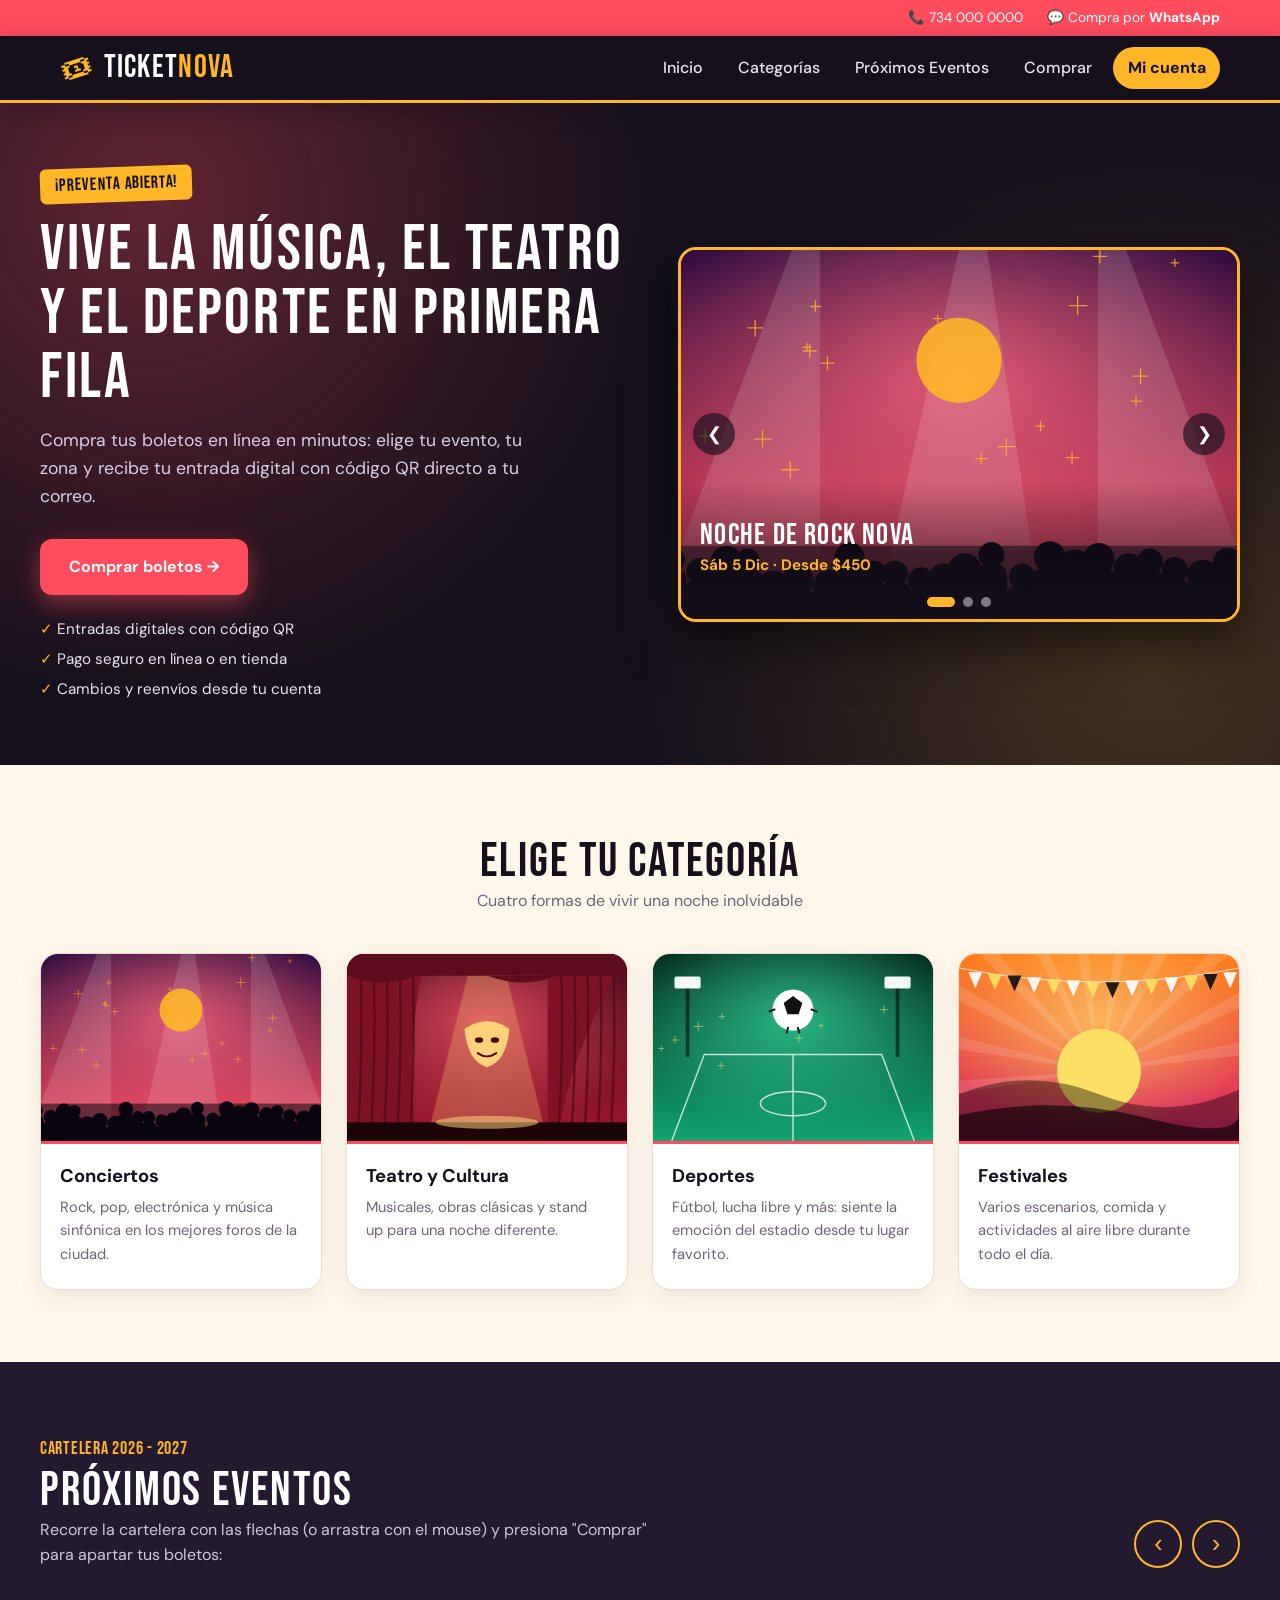
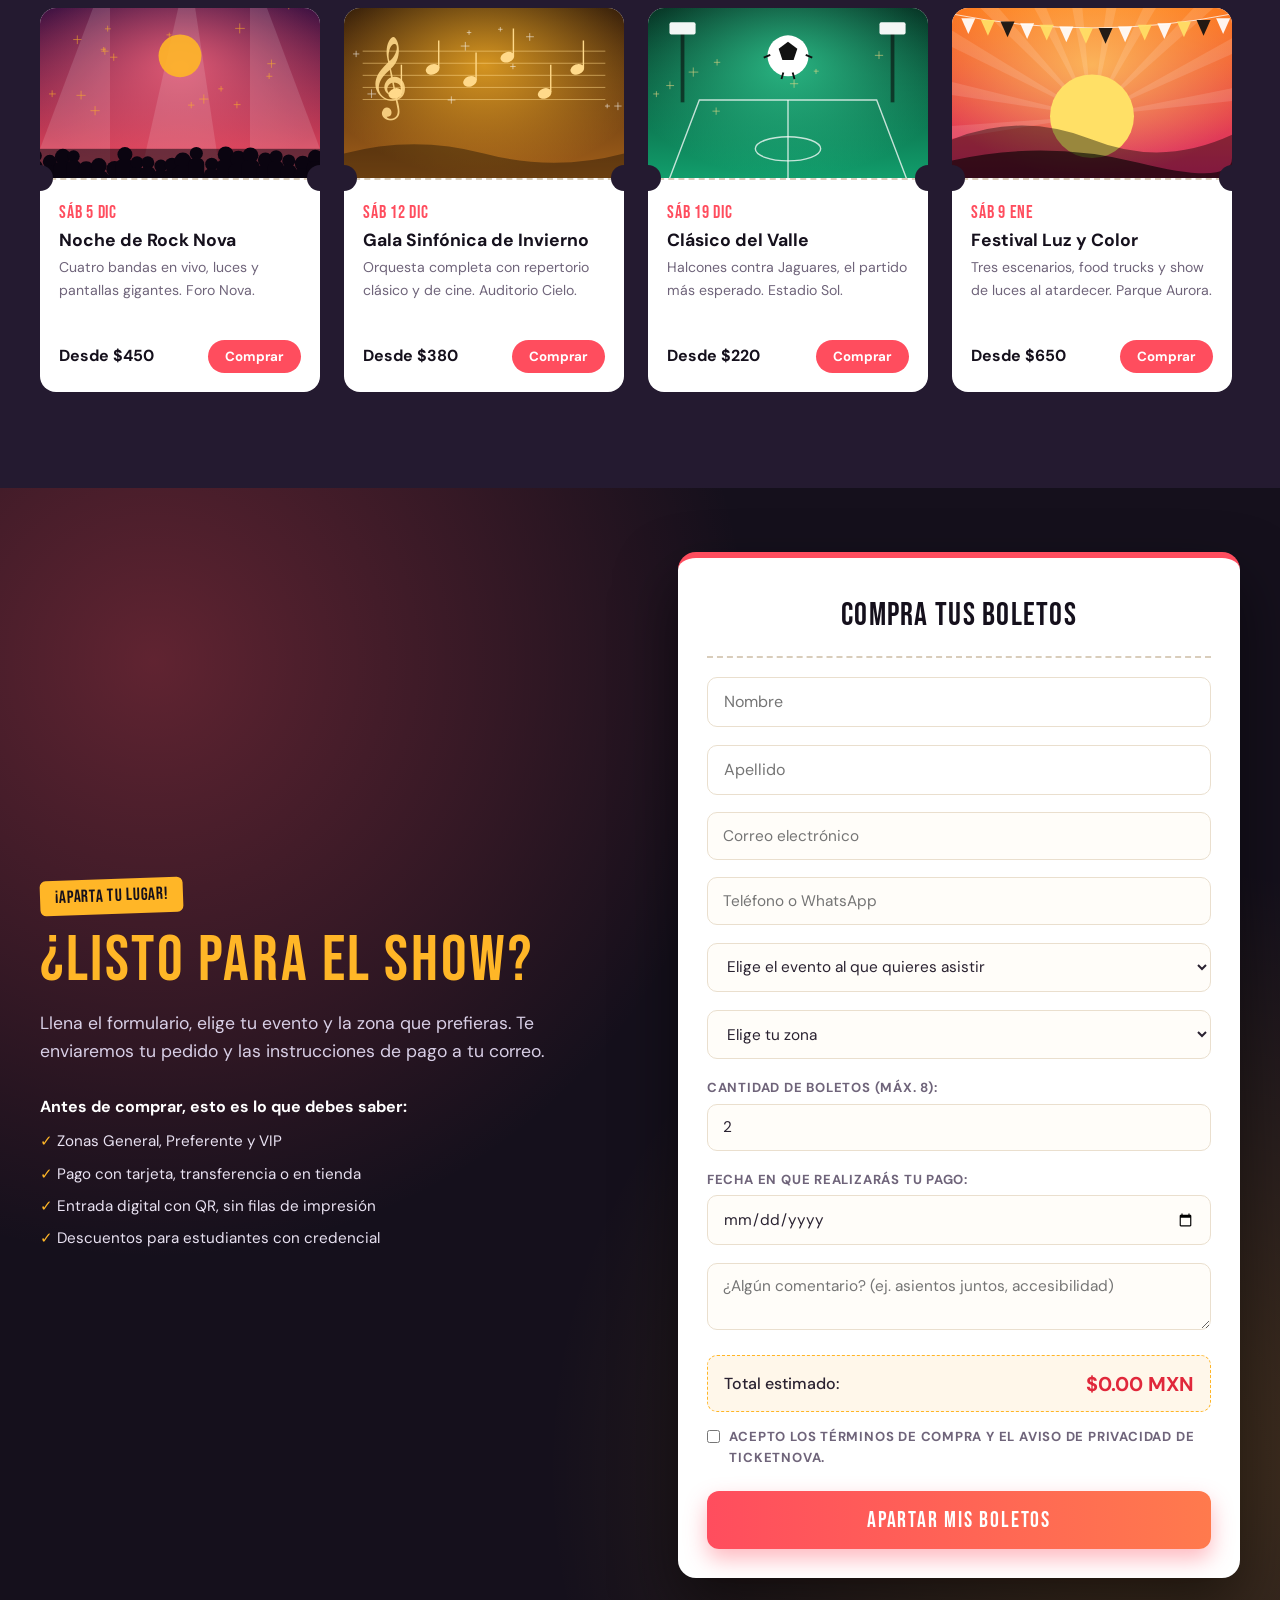
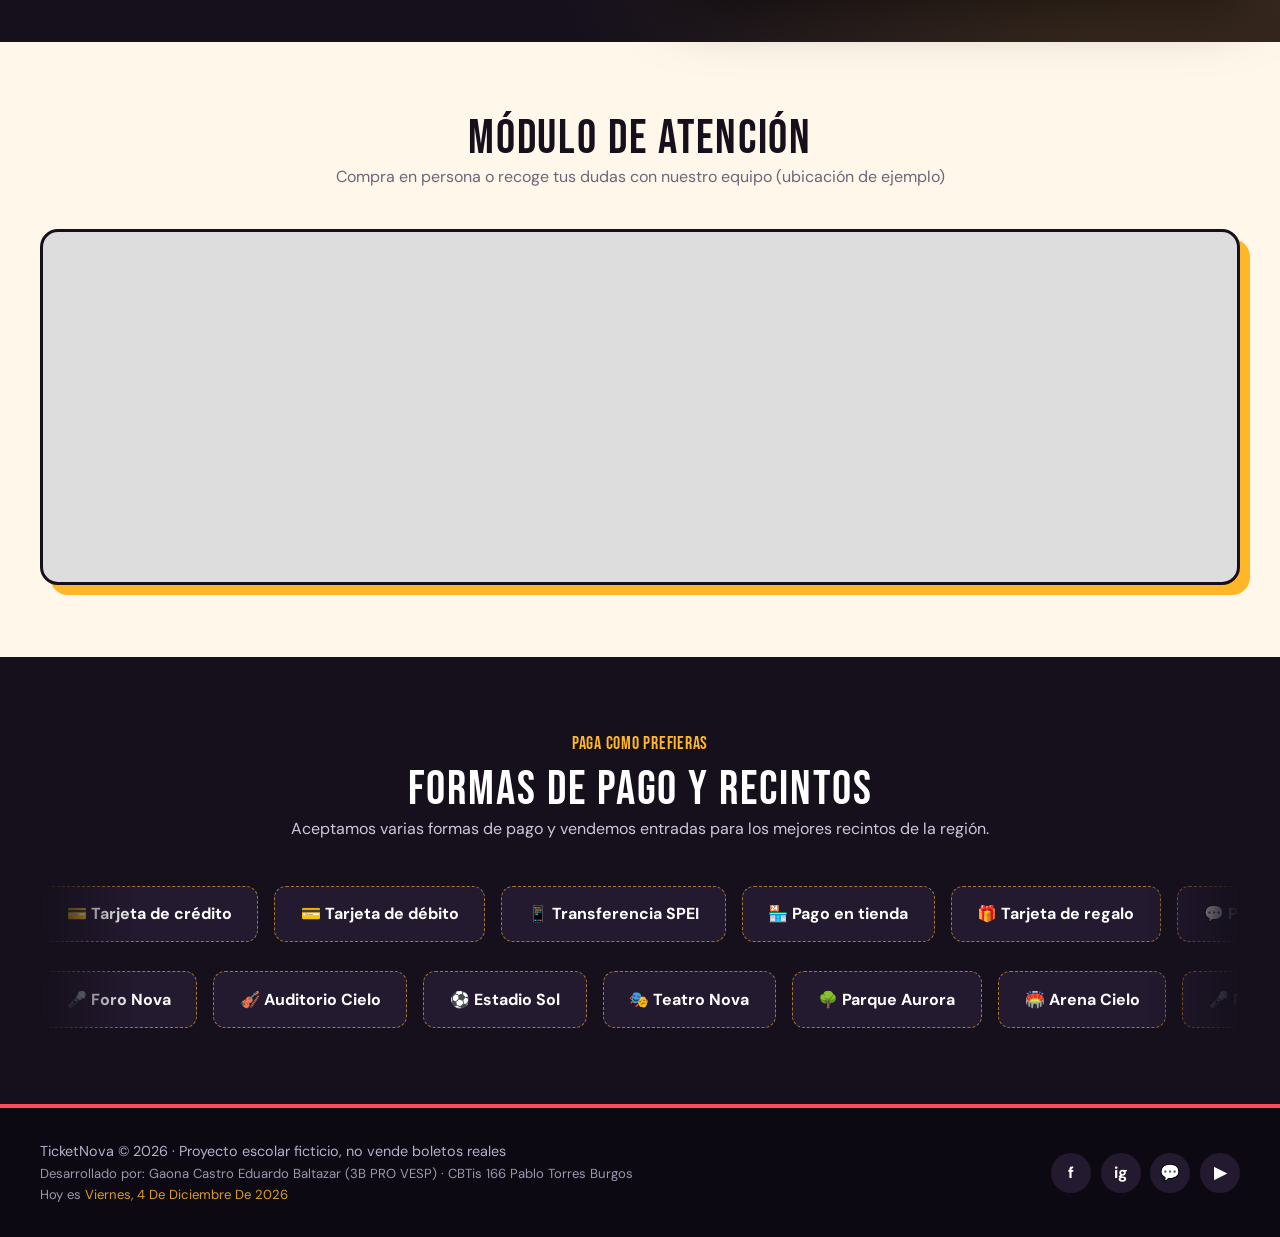
<file: index.html>
<!--
  ======================================================================
  INSTITUCIÓN: CBTis 166 Pablo Torres Burgos
  ----------------------------------------------------------------------
  * Estudiante: Gaona Castro Eduardo Baltazar
  * Grupo: 3B PRO VESP
  * Actividad: Portal con barra superior, carrusel, formulario y contenido incrustado
  * Tema de la página: Venta de boletos para eventos (TicketNova, proyecto escolar ficticio)
  * Ideas tomadas del proyecto "incrustado": carrusel automático cada 4 s,
    mapa incrustado con iframe y fecha dinámica con JavaScript.
  ====================================================================== -->

<!DOCTYPE html>
<html lang="es">
<head>
    <meta charset="UTF-8">
    <meta name="viewport" content="width=device-width, initial-scale=1.0">
    <title>TicketNova - Venta de Boletos para Conciertos, Teatro y Deportes</title>
    <link rel="preconnect" href="https://fonts.googleapis.com">
    <link rel="preconnect" href="https://fonts.gstatic.com" crossorigin>
    <link href="https://fonts.googleapis.com/css2?family=Bebas+Neue&family=DM+Sans:wght@400;500;700&display=swap" rel="stylesheet">
    <link rel="stylesheet" href="styles.css">
</head>
<body>

    <!-- BARRA SUPERIOR DE CONTACTO -->
    <div class="top-bar" id="inicio">
        <div class="top-bar-container">
            <div class="top-contacts">
                <span class="top-item">📞 734 000 0000</span>
                <span class="top-item whatsapp">💬 Compra por <strong>WhatsApp</strong></span>
            </div>
        </div>
    </div>

    <!-- BARRA DE NAVEGACIÓN PRINCIPAL -->
    <header class="navbar">
        <div class="nav-container">
            <div class="nav-brand">
                <a href="#inicio" class="brand-logo-text"><span class="brand-ticket">🎟</span> TICKET<span>NOVA</span></a>
            </div>
            <nav class="nav-links">
                <a href="#inicio">Inicio</a>
                <a href="#categorias">Categorías</a>
                <a href="#eventos">Próximos Eventos</a>
                <a href="#comprar">Comprar</a>
                <a href="login.html" class="btn-nav-login">Mi cuenta</a>
            </nav>
        </div>
    </header>

    <!-- SECCIÓN PRINCIPAL: TEXTO + CARRUSEL AUTOMÁTICO (idea del proyecto "incrustado") -->
    <section class="hero-section">
        <div class="hero-container">

            <!-- Columna Izquierda: Textos, Botón y Beneficios -->
            <div class="hero-text-side">
                <span class="hero-tag">¡PREVENTA ABIERTA!</span>
                <h1>Vive la música, el teatro y el deporte en primera fila</h1>
                <p>Compra tus boletos en línea en minutos: elige tu evento, tu zona y recibe tu entrada digital con código QR directo a tu correo.</p>

                <div class="hero-cta-box">
                    <a href="#comprar" class="btn-orange">Comprar boletos →</a>
                    <div class="hero-benefits">
                        <span>✓ Entradas digitales con código QR</span>
                        <span>✓ Pago seguro en línea o en tienda</span>
                        <span>✓ Cambios y reenvíos desde tu cuenta</span>
                    </div>
                </div>
            </div>

            <!-- Columna Derecha: Carrusel automático de eventos destacados -->
            <div class="hero-image-side">
                <div class="auto-carousel" id="hero-carousel">
                    <div class="auto-carousel-track">
                        <div class="auto-slide active">
                            <img src="img/evento1.svg" alt="Póster del evento Noche de Rock Nova">
                            <div class="slide-caption"><strong>Noche de Rock Nova</strong><span>Sáb 5 Dic · Desde $450</span></div>
                        </div>
                        <div class="auto-slide">
                            <img src="img/evento4.svg" alt="Póster del Festival Luz y Color">
                            <div class="slide-caption"><strong>Festival Luz y Color</strong><span>Sáb 9 Ene · Desde $650</span></div>
                        </div>
                        <div class="auto-slide">
                            <img src="img/evento6.svg" alt="Póster de Electro Nova Night">
                            <div class="slide-caption"><strong>Electro Nova Night</strong><span>Sáb 23 Ene · Desde $520</span></div>
                        </div>
                    </div>
                    <button class="auto-carousel-btn prev" type="button" aria-label="Anterior">&#10094;</button>
                    <button class="auto-carousel-btn next" type="button" aria-label="Siguiente">&#10095;</button>
                    <div class="auto-carousel-dots"></div>
                </div>
            </div>

        </div>
    </section>

    <!-- SECCIÓN DE CATEGORÍAS -->
    <section id="categorias" class="careers-section">
        <div class="section-container">
            <div class="section-header">
                <h2>Elige tu Categoría</h2>
                <p>Cuatro formas de vivir una noche inolvidable</p>
            </div>

            <div class="careers-grid">

                <div class="career-card">
                    <div class="career-img-container">
                        <img src="img/evento1.svg" alt="Conciertos">
                    </div>
                    <div class="career-content">
                        <h3>Conciertos</h3>
                        <p>Rock, pop, electrónica y música sinfónica en los mejores foros de la ciudad.</p>
                    </div>
                </div>

                <div class="career-card">
                    <div class="career-img-container">
                        <img src="img/evento7.svg" alt="Teatro y cultura">
                    </div>
                    <div class="career-content">
                        <h3>Teatro y Cultura</h3>
                        <p>Musicales, obras clásicas y stand up para una noche diferente.</p>
                    </div>
                </div>

                <div class="career-card">
                    <div class="career-img-container">
                        <img src="img/evento3.svg" alt="Deportes">
                    </div>
                    <div class="career-content">
                        <h3>Deportes</h3>
                        <p>Fútbol, lucha libre y más: siente la emoción del estadio desde tu lugar favorito.</p>
                    </div>
                </div>

                <div class="career-card">
                    <div class="career-img-container">
                        <img src="img/evento4.svg" alt="Festivales">
                    </div>
                    <div class="career-content">
                        <h3>Festivales</h3>
                        <p>Varios escenarios, comida y actividades al aire libre durante todo el día.</p>
                    </div>
                </div>

            </div>
        </div>
    </section>

    <!-- SECCIÓN DE PRÓXIMOS EVENTOS CON RECORRIDO INTERACTIVO (JS) -->
    <section id="eventos" class="teachers-section">
        <div class="teachers-container">

            <div class="teachers-header">
                <div>
                    <span class="teachers-tag">CARTELERA 2026 - 2027</span>
                    <h2>Próximos Eventos</h2>
                    <p>Recorre la cartelera con las flechas (o arrastra con el mouse) y presiona "Comprar" para apartar tus boletos:</p>
                </div>
                <div class="teachers-nav-buttons">
                    <button id="btn-prev" class="nav-btn" type="button" aria-label="Anterior">‹</button>
                    <button id="btn-next" class="nav-btn" type="button" aria-label="Siguiente">›</button>
                </div>
            </div>

            <!-- Contenedor de los boletos (controlado por JS). Los eventos y precios son datos de ejemplo. -->
            <div class="teachers-grid" id="teachers-track">

                <div class="teacher-card">
                    <img src="img/evento1.svg" alt="Noche de Rock Nova">
                    <div class="teacher-info">
                        <span class="event-date">SÁB 5 DIC</span>
                        <h3>Noche de Rock Nova</h3>
                        <p>Cuatro bandas en vivo, luces y pantallas gigantes. Foro Nova.</p>
                        <div class="event-buy"><span class="event-price">Desde $450</span><button type="button" class="btn-buy" data-evento="rock">Comprar</button></div>
                    </div>
                </div>

                <div class="teacher-card">
                    <img src="img/evento2.svg" alt="Gala Sinfónica de Invierno">
                    <div class="teacher-info">
                        <span class="event-date">SÁB 12 DIC</span>
                        <h3>Gala Sinfónica de Invierno</h3>
                        <p>Orquesta completa con repertorio clásico y de cine. Auditorio Cielo.</p>
                        <div class="event-buy"><span class="event-price">Desde $380</span><button type="button" class="btn-buy" data-evento="sinfonica">Comprar</button></div>
                    </div>
                </div>

                <div class="teacher-card">
                    <img src="img/evento3.svg" alt="Clásico del Valle">
                    <div class="teacher-info">
                        <span class="event-date">SÁB 19 DIC</span>
                        <h3>Clásico del Valle</h3>
                        <p>Halcones contra Jaguares, el partido más esperado. Estadio Sol.</p>
                        <div class="event-buy"><span class="event-price">Desde $220</span><button type="button" class="btn-buy" data-evento="clasico">Comprar</button></div>
                    </div>
                </div>

                <div class="teacher-card">
                    <img src="img/evento4.svg" alt="Festival Luz y Color">
                    <div class="teacher-info">
                        <span class="event-date">SÁB 9 ENE</span>
                        <h3>Festival Luz y Color</h3>
                        <p>Tres escenarios, food trucks y show de luces al atardecer. Parque Aurora.</p>
                        <div class="event-buy"><span class="event-price">Desde $650</span><button type="button" class="btn-buy" data-evento="festival">Comprar</button></div>
                    </div>
                </div>

                <div class="teacher-card">
                    <img src="img/evento5.svg" alt="Risas sin Filtro">
                    <div class="teacher-info">
                        <span class="event-date">SÁB 16 ENE</span>
                        <h3>Risas sin Filtro</h3>
                        <p>Noche de stand up con cinco comediantes invitados. Teatro Nova.</p>
                        <div class="event-buy"><span class="event-price">Desde $300</span><button type="button" class="btn-buy" data-evento="standup">Comprar</button></div>
                    </div>
                </div>

                <div class="teacher-card">
                    <img src="img/evento6.svg" alt="Electro Nova Night">
                    <div class="teacher-info">
                        <span class="event-date">SÁB 23 ENE</span>
                        <h3>Electro Nova Night</h3>
                        <p>DJs internacionales y producción láser hasta el amanecer. Arena Cielo.</p>
                        <div class="event-buy"><span class="event-price">Desde $520</span><button type="button" class="btn-buy" data-evento="electro">Comprar</button></div>
                    </div>
                </div>

                <div class="teacher-card">
                    <img src="img/evento7.svg" alt="El Fantasma del Teatro Nova">
                    <div class="teacher-info">
                        <span class="event-date">SÁB 30 ENE</span>
                        <h3>El Fantasma del Teatro</h3>
                        <p>Musical original con orquesta en vivo y vestuario de época. Teatro Nova.</p>
                        <div class="event-buy"><span class="event-price">Desde $480</span><button type="button" class="btn-buy" data-evento="musical">Comprar</button></div>
                    </div>
                </div>

                <div class="teacher-card">
                    <img src="img/evento8.svg" alt="Lucha Estelar">
                    <div class="teacher-info">
                        <span class="event-date">SÁB 6 FEB</span>
                        <h3>Lucha Estelar</h3>
                        <p>Función de lucha libre con combates por el campeonato. Arena Cielo.</p>
                        <div class="event-buy"><span class="event-price">Desde $260</span><button type="button" class="btn-buy" data-evento="lucha">Comprar</button></div>
                    </div>
                </div>

            </div>

        </div>
    </section>

    <!-- SECCIÓN DE DOS COLUMNAS CON FORMULARIO DE COMPRA -->
    <section id="comprar" class="hero-section">
        <div class="hero-container">

            <!-- Columna Izquierda: Textos y Beneficios -->
            <div class="hero-text-side">
                <span class="hero-tag">¡APARTA TU LUGAR!</span>
                <h1 class="hero-title-custom">¿Listo para el show?</h1>
                <p class="hero-desc-custom">
                    Llena el formulario, elige tu evento y la zona que prefieras. Te enviaremos tu pedido y las instrucciones de pago a tu correo.
                </p>

                <div class="hero-subtitle-custom">
                    Antes de comprar, esto es lo que debes saber:
                </div>
                <div class="hero-benefits hero-benefits-column">
                    <span>✓ Zonas General, Preferente y VIP</span>
                    <span>✓ Pago con tarjeta, transferencia o en tienda</span>
                    <span>✓ Entrada digital con QR, sin filas de impresión</span>
                    <span>✓ Descuentos para estudiantes con credencial</span>
                </div>
            </div>

            <!-- Columna Derecha: Tarjeta flotante con formulario -->
            <div class="hero-form-side">
                <div class="cbtis-hero-form-card">

                    <h3 class="form-card-title">
                        Compra tus boletos
                    </h3>

                    <form id="form-hero-informes" action="#" method="POST">

                        <!-- 1. Campo de texto: Nombre -->
                        <div class="cbtis-input-group form-group-margin">
                            <input type="text" id="info_nombre" name="nombre" required placeholder="Nombre" class="form-control-input">
                        </div>

                        <!-- 2. Campo de texto: Apellido -->
                        <div class="cbtis-input-group form-group-margin">
                            <input type="text" id="info_apellido" name="apellido" required placeholder="Apellido" class="form-control-input">
                        </div>

                        <!-- 3. Correo electrónico -->
                        <div class="cbtis-input-group form-group-margin">
                            <input type="email" id="info_email" name="email" required placeholder="Correo electrónico" class="form-control-input">
                        </div>

                        <!-- 4. Teléfono -->
                        <div class="cbtis-input-group form-group-margin">
                            <input type="tel" id="info_telefono" name="telefono" required placeholder="Teléfono o WhatsApp" class="form-control-input">
                        </div>

                        <!-- 5. Select: Evento -->
                        <div class="cbtis-input-group form-group-margin">
                            <select id="info_evento" name="evento" required class="form-control-select">
                                <option value="">Elige el evento al que quieres asistir</option>
                                <option value="rock" data-precio="450">Noche de Rock Nova - 5 Dic - $450</option>
                                <option value="sinfonica" data-precio="380">Gala Sinfónica de Invierno - 12 Dic - $380</option>
                                <option value="clasico" data-precio="220">Clásico del Valle - 19 Dic - $220</option>
                                <option value="festival" data-precio="650">Festival Luz y Color - 9 Ene - $650</option>
                                <option value="standup" data-precio="300">Risas sin Filtro - 16 Ene - $300</option>
                                <option value="electro" data-precio="520">Electro Nova Night - 23 Ene - $520</option>
                                <option value="musical" data-precio="480">El Fantasma del Teatro - 30 Ene - $480</option>
                                <option value="lucha" data-precio="260">Lucha Estelar - 6 Feb - $260</option>
                            </select>
                        </div>

                        <!-- 6. Select: Zona -->
                        <div class="cbtis-input-group form-group-margin">
                            <select id="info_zona" name="zona" required class="form-control-select">
                                <option value="">Elige tu zona</option>
                                <option value="1">General (precio base)</option>
                                <option value="1.5">Preferente (x1.5)</option>
                                <option value="2.2">VIP (x2.2)</option>
                            </select>
                        </div>

                        <!-- 7. Número: Cantidad de boletos -->
                        <div class="cbtis-input-group form-group-margin">
                            <label for="info_cantidad" class="form-date-label">Cantidad de boletos (máx. 8):</label>
                            <input type="number" id="info_cantidad" name="cantidad" min="1" max="8" value="2" required class="form-control-input">
                        </div>

                        <!-- 8. Fecha: Fecha en que realizarás el pago -->
                        <div class="cbtis-input-group form-group-margin">
                            <label for="info_fecha" class="form-date-label">Fecha en que realizarás tu pago:</label>
                            <input type="date" id="info_fecha" name="fecha" required class="form-control-date">
                        </div>

                        <!-- 9. Textarea: Comentarios -->
                        <div class="cbtis-input-group form-group-margin">
                            <textarea id="info_comentarios" name="comentarios" rows="2" placeholder="¿Algún comentario? (ej. asientos juntos, accesibilidad)" class="form-control-textarea"></textarea>
                        </div>

                        <!-- Total estimado (se calcula con JavaScript) -->
                        <div class="total-box">
                            Total estimado: <strong id="total-estimado">$0.00 MXN</strong>
                        </div>

                        <!-- 10. Checkbox: Términos -->
                        <div class="cbtis-input-group form-group-checkbox">
                            <input type="checkbox" id="info_terminos" name="terminos" required class="form-checkbox-input">
                            <label for="info_terminos" class="form-checkbox-label">
                                Acepto los términos de compra y el aviso de privacidad de TicketNova.
                            </label>
                        </div>

                        <!-- 11. Botón de envío -->
                        <button type="submit" class="cbtis-btn-ingresar form-submit-btn">
                            Apartar mis boletos
                        </button>

                    </form>
                </div>
            </div>

        </div>
    </section>

    <!-- SECCIÓN DE UBICACIÓN: MAPA INCRUSTADO (idea del proyecto "incrustado") -->
    <section class="map-section">
        <div class="section-container">
            <div class="section-header">
                <h2>Módulo de Atención</h2>
                <p>Compra en persona o recoge tus dudas con nuestro equipo (ubicación de ejemplo)</p>
            </div>
            <div class="map-container">
                <iframe src="https://www.google.com/maps?q=Cuernavaca,+Morelos&amp;z=13&amp;output=embed"
                        width="100%"
                        height="350"
                        style="border:0;"
                        allowfullscreen=""
                        loading="lazy"
                        referrerpolicy="no-referrer-when-downgrade"
                        title="Mapa de ubicación del módulo de atención de TicketNova">
                </iframe>
            </div>
        </div>
    </section>

    <!-- SECCIÓN DE FORMAS DE PAGO Y RECINTOS (DOBLE LÍNEA) -->
    <section class="convenios-section">
        <div class="convenios-container">

            <div class="section-header">
                <span class="teachers-tag convenience-tag-custom">PAGA COMO PREFIERAS</span>
                <h2>Formas de Pago y Recintos</h2>
                <p>Aceptamos varias formas de pago y vendemos entradas para los mejores recintos de la región.</p>
            </div>

            <!-- LÍNEA 1: se desplaza hacia la IZQUIERDA -->
            <div class="marquee-wrapper">
                <div class="marquee-track marquee-track-top">
                    <div class="convenio-card">💳 Tarjeta de crédito</div>
                    <div class="convenio-card">💳 Tarjeta de débito</div>
                    <div class="convenio-card">📱 Transferencia SPEI</div>
                    <div class="convenio-card">🏪 Pago en tienda</div>
                    <div class="convenio-card">🎁 Tarjeta de regalo</div>
                    <div class="convenio-card">💬 Pedido por WhatsApp</div>
                    <!-- Duplicado para efecto infinito fluido -->
                    <div class="convenio-card">💳 Tarjeta de crédito</div>
                    <div class="convenio-card">💳 Tarjeta de débito</div>
                    <div class="convenio-card">📱 Transferencia SPEI</div>
                    <div class="convenio-card">🏪 Pago en tienda</div>
                    <div class="convenio-card">🎁 Tarjeta de regalo</div>
                    <div class="convenio-card">💬 Pedido por WhatsApp</div>
                </div>
            </div>

            <!-- LÍNEA 2: se desplaza hacia la DERECHA -->
            <div class="marquee-wrapper marquee-wrapper-spacing">
                <div class="marquee-track marquee-track-bottom">
                    <div class="convenio-card">🎤 Foro Nova</div>
                    <div class="convenio-card">🎻 Auditorio Cielo</div>
                    <div class="convenio-card">⚽ Estadio Sol</div>
                    <div class="convenio-card">🎭 Teatro Nova</div>
                    <div class="convenio-card">🌳 Parque Aurora</div>
                    <div class="convenio-card">🏟️ Arena Cielo</div>
                    <!-- Duplicado para efecto infinito fluido -->
                    <div class="convenio-card">🎤 Foro Nova</div>
                    <div class="convenio-card">🎻 Auditorio Cielo</div>
                    <div class="convenio-card">⚽ Estadio Sol</div>
                    <div class="convenio-card">🎭 Teatro Nova</div>
                    <div class="convenio-card">🌳 Parque Aurora</div>
                    <div class="convenio-card">🏟️ Arena Cielo</div>
                </div>
            </div>
        </div>
    </section>

    <!-- PIE DE PÁGINA (FOOTER CON REDES SOCIALES Y FECHA DINÁMICA) -->
    <footer class="footer">
        <div class="footer-container">

            <div class="footer-info">
                <p>TicketNova &copy; 2026 · Proyecto escolar ficticio, no vende boletos reales</p>
                <p class="footer-author">Desarrollado por: Gaona Castro Eduardo Baltazar (3B PRO VESP) · CBTis 166 Pablo Torres Burgos</p>
                <p class="footer-date">Hoy es <time id="fecha-dinamica"></time></p>
            </div>

            <!-- Enlaces de Redes Sociales -->
            <div class="footer-socials">
                <a href="https://facebook.com" target="_blank" rel="noopener" class="social-icon" title="Facebook">f</a>
                <a href="https://instagram.com" target="_blank" rel="noopener" class="social-icon" title="Instagram">ig</a>
                <a href="https://whatsapp.com" target="_blank" rel="noopener" class="social-icon" title="WhatsApp">💬</a>
                <a href="https://youtube.com" target="_blank" rel="noopener" class="social-icon" title="YouTube">▶</a>
            </div>

        </div>
    </footer>

    <script src="script.js"></script>
</body>
</html>
</file>
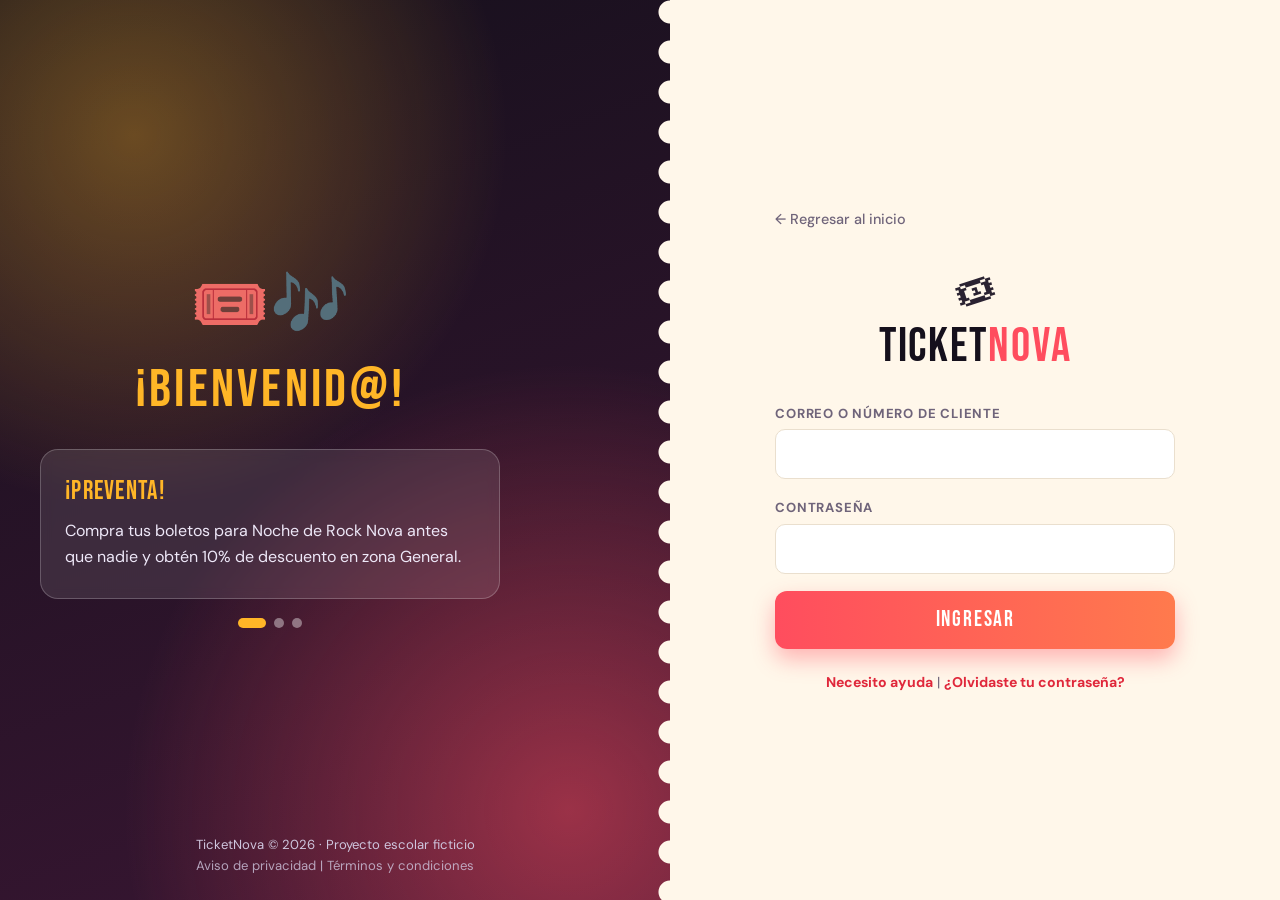
<file: login.html>
<!DOCTYPE html>
<html lang="es">
<head>
    <meta charset="UTF-8">
    <meta name="viewport" content="width=device-width, initial-scale=1.0">
    <title>Mi cuenta - TicketNova</title>
    <link rel="preconnect" href="https://fonts.googleapis.com">
    <link rel="preconnect" href="https://fonts.gstatic.com" crossorigin>
    <link href="https://fonts.googleapis.com/css2?family=Bebas+Neue&family=DM+Sans:wght@400;500;700&display=swap" rel="stylesheet">
    <link rel="stylesheet" href="styles.css">
</head>
<body class="cbtis-login-body">

    <!-- Contenedor principal de dos columnas -->
    <div class="cbtis-login-container">

        <!-- LADO IZQUIERDO: panel de bienvenida con avisos que cambian solos cada 4 segundos -->
        <div class="cbtis-left-panel">
            <div class="cbtis-left-content">

                <div class="cbtis-illustration-box">
                    <div class="cbtis-badge-icon">🎟️🎶</div>
                    <h2>¡BIENVENID@!</h2>
                </div>

                <div class="cbtis-notices-box">
                    <h3 id="aviso-titulo">¡Preventa!</h3>
                    <p id="aviso-texto">Compra tus boletos para Noche de Rock Nova antes que nadie y obtén 10% de descuento en zona General.</p>
                </div>

                <div class="cbtis-slider-dots">
                    <span class="cbtis-dot active"></span>
                    <span class="cbtis-dot"></span>
                    <span class="cbtis-dot"></span>
                </div>
            </div>

            <div class="cbtis-left-footer">
                TicketNova &copy; 2026 · Proyecto escolar ficticio<br>
                <span>Aviso de privacidad | Términos y condiciones</span>
            </div>
        </div>

        <!-- LADO DERECHO: formulario de acceso -->
        <div class="cbtis-right-panel">
            <div class="cbtis-login-wrapper">

                <div class="login-back-container">
                    <a href="index.html" class="cbtis-back-link">← Regresar al inicio</a>
                </div>

                <div class="cbtis-logo-header">
                    <div class="login-logo-emoji">🎟</div>
                    <h1>TICKET<strong>NOVA</strong></h1>
                </div>

                <form id="form-login" action="#" method="POST">

                    <div class="cbtis-input-group">
                        <label for="usuario">Correo o número de cliente</label>
                        <input type="text" id="usuario" name="usuario" required>
                    </div>

                    <div class="cbtis-input-group">
                        <label for="password">Contraseña</label>
                        <input type="password" id="password" name="password" required>
                    </div>

                    <button type="submit" class="cbtis-btn-ingresar">INGRESAR</button>

                </form>

                <div class="cbtis-login-help">
                    <a href="#">Necesito ayuda</a> | <a href="#">¿Olvidaste tu contraseña?</a>
                </div>

            </div>
        </div>

    </div>

    <script src="script.js"></script>
</body>
</html>
</file>
<file: styles.css>
/* ======================================================================
   TICKETNOVA - ESTILO "PÓSTER DE CONCIERTO": TINTA, CORAL Y ÁMBAR
   ====================================================================== */
:root {
    --tinta: #15101c;        /* negro violáceo de fondo oscuro */
    --tinta-2: #241a30;      /* panel oscuro secundario */
    --coral: #ff4d5e;        /* color principal de botones */
    --coral-oscuro: #e0283b;
    --ambar: #ffb627;        /* acento dorado tipo boleto */
    --crema: #fff7ea;        /* fondo claro cálido */
    --papel: #ffffff;
    --texto: #2a2231;
    --suave: #6f647a;
    --linea: #eadfce;
    --radio: 18px;
}

* {
    box-sizing: border-box;
    margin: 0;
    padding: 0;
}

html {
    scroll-behavior: smooth;
}

body {
    font-family: 'DM Sans', 'Segoe UI', Tahoma, Geneva, Verdana, sans-serif;
    color: var(--texto);
    background-color: var(--crema);
    line-height: 1.6;
}

img {
    max-width: 100%;
    display: block;
}

/* Títulos tipo cartel */
h1, h2, h3.form-card-title, .brand-logo-text, .hero-tag, .teachers-tag, .event-date {
    font-family: 'Bebas Neue', 'Impact', 'Arial Narrow', sans-serif;
    letter-spacing: 0.04em;
    font-weight: 400;
}

/* ======================================================================
   BARRA SUPERIOR Y NAVEGACIÓN
   ====================================================================== */
.top-bar {
    background: var(--coral);
    color: #fff;
    font-size: 0.85rem;
}

.top-bar-container {
    max-width: 1200px;
    margin: 0 auto;
    padding: 0.45rem 1.25rem;
}

.top-contacts {
    display: flex;
    gap: 1.5rem;
    flex-wrap: wrap;
    justify-content: flex-end;
}

.navbar {
    background: var(--tinta);
    position: sticky;
    top: 0;
    z-index: 50;
    border-bottom: 3px solid var(--ambar);
    box-shadow: 0 6px 20px rgba(21, 16, 28, 0.35);
}

.nav-container {
    max-width: 1200px;
    margin: 0 auto;
    padding: 0.7rem 1.25rem;
    display: flex;
    align-items: center;
    justify-content: space-between;
    gap: 1rem;
    flex-wrap: wrap;
}

.brand-logo-text {
    font-size: 2rem;
    color: #fff;
    text-decoration: none;
    line-height: 1;
}

.brand-logo-text span {
    color: var(--ambar);
}

.brand-logo-text .brand-ticket {
    display: inline-block;
    transform: rotate(-18deg);
    margin-right: 4px;
}

.nav-links {
    display: flex;
    align-items: center;
    gap: 0.4rem;
    flex-wrap: wrap;
}

.nav-links a {
    color: #e9e2f2;
    text-decoration: none;
    font-weight: 500;
    padding: 0.5rem 0.9rem;
    border-radius: 999px;
    transition: background 0.2s, color 0.2s;
}

.nav-links a:hover {
    background: rgba(255, 182, 39, 0.15);
    color: var(--ambar);
}

.nav-links .btn-nav-login {
    background: var(--ambar);
    color: var(--tinta);
    font-weight: 700;
}

.nav-links .btn-nav-login:hover {
    background: #ffc94d;
    color: var(--tinta);
}

/* ======================================================================
   SECCIÓN HERO (TEXTO + CARRUSEL / FORMULARIO)
   ====================================================================== */
.hero-section {
    background:
        radial-gradient(circle at 12% 15%, rgba(255, 77, 94, 0.32), transparent 40%),
        radial-gradient(circle at 90% 85%, rgba(255, 182, 39, 0.2), transparent 40%),
        var(--tinta);
    color: #fff;
    padding: 4rem 1.25rem;
}

.hero-container {
    max-width: 1200px;
    margin: 0 auto;
    display: grid;
    grid-template-columns: 1.05fr 1fr;
    gap: 3rem;
    align-items: center;
}

.hero-tag {
    display: inline-block;
    background: var(--ambar);
    color: var(--tinta);
    padding: 0.2rem 0.9rem;
    font-size: 1.1rem;
    border-radius: 6px;
    transform: rotate(-2deg);
    margin-bottom: 1rem;
}

.hero-text-side h1 {
    font-size: clamp(2.6rem, 5vw, 4.2rem);
    line-height: 1;
    margin-bottom: 1rem;
    text-transform: uppercase;
}

.hero-text-side > p,
.hero-desc-custom {
    font-size: 1.1rem;
    color: #d8cfe6;
    margin-bottom: 1.8rem;
    max-width: 520px;
}

.hero-title-custom {
    color: var(--ambar);
}

.hero-subtitle-custom {
    font-weight: 700;
    margin-bottom: 0.6rem;
    color: #fff;
}

.hero-cta-box {
    display: flex;
    flex-direction: column;
    gap: 1.4rem;
    align-items: flex-start;
}

.btn-orange {
    display: inline-block;
    background: var(--coral);
    color: #fff;
    text-decoration: none;
    font-weight: 700;
    padding: 0.95rem 1.8rem;
    border-radius: 12px;
    box-shadow: 0 8px 24px rgba(255, 77, 94, 0.45);
    transition: transform 0.2s, background 0.2s;
}

.btn-orange:hover {
    background: var(--coral-oscuro);
    transform: translateY(-2px);
}

.hero-benefits {
    display: flex;
    flex-direction: column;
    gap: 0.35rem;
    color: #e9e2f2;
    font-size: 0.95rem;
}

.hero-benefits span::first-letter {
    color: var(--ambar);
}

/* ======================================================================
   CARRUSEL AUTOMÁTICO (idea del proyecto "incrustado")
   ====================================================================== */
.auto-carousel {
    position: relative;
    border-radius: var(--radio);
    overflow: hidden;
    aspect-ratio: 3 / 2;
    background: var(--tinta-2);
    border: 3px solid var(--ambar);
    box-shadow: 0 24px 50px rgba(0, 0, 0, 0.5);
}

.auto-carousel-track,
.auto-slide {
    position: absolute;
    inset: 0;
}

.auto-slide {
    opacity: 0;
    transition: opacity 0.8s ease;
}

.auto-slide.active {
    opacity: 1;
}

.auto-slide img {
    width: 100%;
    height: 100%;
    object-fit: cover;
}

.slide-caption {
    position: absolute;
    left: 0;
    right: 0;
    bottom: 0;
    padding: 2.4rem 1.2rem 2.6rem;
    background: linear-gradient(0deg, rgba(21, 16, 28, 0.92), transparent);
    display: flex;
    flex-direction: column;
}

.slide-caption strong {
    font-family: 'Bebas Neue', sans-serif;
    font-weight: 400;
    font-size: 1.9rem;
    letter-spacing: 0.04em;
    line-height: 1.1;
}

.slide-caption span {
    color: var(--ambar);
    font-weight: 700;
    font-size: 0.95rem;
}

.auto-carousel-btn {
    position: absolute;
    top: 50%;
    transform: translateY(-50%);
    width: 42px;
    height: 42px;
    border-radius: 50%;
    border: none;
    background: rgba(21, 16, 28, 0.65);
    color: #fff;
    font-size: 1.1rem;
    cursor: pointer;
    transition: background 0.2s;
    z-index: 2;
}

.auto-carousel-btn:hover {
    background: var(--coral);
}

.auto-carousel-btn.prev { left: 12px; }
.auto-carousel-btn.next { right: 12px; }

.auto-carousel-dots {
    position: absolute;
    bottom: 12px;
    left: 0;
    right: 0;
    display: flex;
    justify-content: center;
    gap: 8px;
    z-index: 2;
}

.auto-carousel-dots button {
    width: 10px;
    height: 10px;
    border-radius: 50%;
    border: none;
    background: rgba(255, 255, 255, 0.45);
    cursor: pointer;
    padding: 0;
    transition: all 0.25s;
}

.auto-carousel-dots button.active {
    width: 28px;
    border-radius: 6px;
    background: var(--ambar);
}

/* ======================================================================
   SECCIONES GENERALES
   ====================================================================== */
.section-container,
.teachers-container,
.convenios-container {
    max-width: 1200px;
    margin: 0 auto;
}

.section-header {
    text-align: center;
    margin-bottom: 2.5rem;
}

.section-header h2 {
    font-size: clamp(2.2rem, 4vw, 3rem);
    color: var(--tinta);
    text-transform: uppercase;
    line-height: 1.05;
}

.section-header p {
    color: var(--suave);
}

/* ======================================================================
   CATEGORÍAS (tarjetas con imagen)
   ====================================================================== */
.careers-section {
    padding: 4.5rem 1.25rem;
    background: var(--crema);
}

.careers-grid {
    display: grid;
    grid-template-columns: repeat(auto-fit, minmax(240px, 1fr));
    gap: 1.5rem;
}

.career-card {
    background: var(--papel);
    border-radius: var(--radio);
    overflow: hidden;
    border: 1px solid var(--linea);
    box-shadow: 0 8px 24px rgba(42, 34, 49, 0.08);
    transition: transform 0.25s, box-shadow 0.25s;
}

.career-card:hover {
    transform: translateY(-6px) rotate(-0.6deg);
    box-shadow: 0 16px 34px rgba(255, 77, 94, 0.22);
}

.career-img-container {
    aspect-ratio: 3 / 2;
    overflow: hidden;
}

.career-img-container img {
    width: 100%;
    height: 100%;
    object-fit: cover;
    transition: transform 0.4s;
}

.career-card:hover .career-img-container img {
    transform: scale(1.07);
}

.career-content {
    padding: 1.1rem 1.2rem 1.4rem;
    border-top: 3px solid var(--coral);
}

.career-content h3 {
    font-size: 1.15rem;
    margin-bottom: 0.3rem;
    color: var(--tinta);
}

.career-content p {
    font-size: 0.92rem;
    color: var(--suave);
}

/* ======================================================================
   PRÓXIMOS EVENTOS: BOLETOS EN CARRUSEL HORIZONTAL
   ====================================================================== */
.teachers-section {
    background: var(--tinta-2);
    color: #fff;
    padding: 4.5rem 1.25rem;
}

.teachers-header {
    display: flex;
    justify-content: space-between;
    align-items: flex-end;
    gap: 1.5rem;
    flex-wrap: wrap;
    margin-bottom: 2rem;
}

.teachers-header > div:first-child {
    max-width: 640px;
}

.teachers-tag {
    display: inline-block;
    color: var(--ambar);
    font-size: 1.15rem;
    margin-bottom: 0.2rem;
}

.teachers-header h2 {
    font-size: clamp(2.2rem, 4vw, 3rem);
    text-transform: uppercase;
    line-height: 1.05;
}

.teachers-header p {
    color: #cfc6de;
}

.teachers-nav-buttons {
    display: flex;
    gap: 0.6rem;
}

.nav-btn {
    width: 48px;
    height: 48px;
    border-radius: 50%;
    border: 2px solid var(--ambar);
    background: transparent;
    color: var(--ambar);
    font-size: 1.6rem;
    line-height: 1;
    cursor: pointer;
    transition: all 0.2s;
}

.nav-btn:hover {
    background: var(--ambar);
    color: var(--tinta);
}

.teachers-grid {
    display: flex;
    gap: 24px;
    overflow-x: auto;
    padding: 0.5rem 0.25rem 1.5rem;
    scroll-behavior: smooth;
    scroll-snap-type: x proximity;
    cursor: grab;
    scrollbar-width: thin;
    scrollbar-color: var(--coral) transparent;
}

.teachers-grid.dragging {
    cursor: grabbing;
    scroll-behavior: auto;
    scroll-snap-type: none;
    user-select: none;
}

/* Tarjeta con forma de boleto: muescas laterales y línea de corte punteada */
.teacher-card {
    flex: 0 0 280px;
    scroll-snap-align: start;
    background: var(--papel);
    color: var(--texto);
    border-radius: 16px;
    overflow: hidden;
    position: relative;
    display: flex;
    flex-direction: column;
}

.teacher-card img {
    width: 100%;
    height: 170px;
    object-fit: cover;
    pointer-events: none; /* evita arrastrar la imagen en lugar del carrusel */
}

.teacher-card::before,
.teacher-card::after {
    content: "";
    position: absolute;
    top: 170px;
    width: 26px;
    height: 26px;
    border-radius: 50%;
    background: var(--tinta-2);
    transform: translateY(-50%);
    z-index: 2;
}

.teacher-card::before { left: -13px; }
.teacher-card::after { right: -13px; }

.teacher-info {
    padding: 1.1rem 1.2rem 1.2rem;
    border-top: 2px dashed #d9cdbb;
    display: flex;
    flex-direction: column;
    flex: 1;
}

.event-date {
    color: var(--coral);
    font-size: 1.15rem;
}

.teacher-info h3 {
    font-size: 1.1rem;
    color: var(--tinta);
    margin: 0.1rem 0 0.35rem;
    line-height: 1.25;
}

.teacher-info p {
    font-size: 0.88rem;
    color: var(--suave);
    margin-bottom: 1rem;
    flex: 1;
}

.event-buy {
    display: flex;
    align-items: center;
    justify-content: space-between;
    gap: 0.5rem;
}

.event-price {
    font-weight: 700;
    color: var(--tinta);
}

.btn-buy {
    border: none;
    background: var(--coral);
    color: #fff;
    font-family: inherit;
    font-weight: 700;
    padding: 0.5rem 1.1rem;
    border-radius: 999px;
    cursor: pointer;
    transition: background 0.2s, transform 0.2s;
}

.btn-buy:hover {
    background: var(--coral-oscuro);
    transform: scale(1.05);
}

/* ======================================================================
   FORMULARIO DE COMPRA (tarjeta flotante)
   ====================================================================== */
.hero-benefits-column {
    gap: 0.5rem;
}

.cbtis-hero-form-card {
    background: var(--papel);
    color: var(--texto);
    border-radius: var(--radio);
    padding: 2rem 1.8rem 1.8rem;
    box-shadow: 0 28px 60px rgba(0, 0, 0, 0.5);
    position: relative;
    border-top: 6px solid var(--coral);
}

.form-card-title {
    font-size: 2rem;
    color: var(--tinta);
    text-transform: uppercase;
    text-align: center;
    margin-bottom: 1.2rem;
    padding-bottom: 0.9rem;
    border-bottom: 2px dashed #d9cdbb;
}

.form-group-margin {
    margin-bottom: 0.8rem;
}

.form-control-input,
.form-control-select,
.form-control-date,
.form-control-textarea {
    width: 100%;
    padding: 0.8rem 0.95rem;
    border: 1.5px solid var(--linea);
    border-radius: 10px;
    background: #fffdf9;
    font-family: inherit;
    font-size: 0.96rem;
    color: var(--texto);
    transition: border-color 0.2s, box-shadow 0.2s;
}

.form-control-textarea {
    resize: vertical;
}

.form-control-input:focus,
.form-control-select:focus,
.form-control-date:focus,
.form-control-textarea:focus {
    outline: none;
    border-color: var(--coral);
    box-shadow: 0 0 0 3px rgba(255, 77, 94, 0.18);
}

.form-date-label {
    display: block;
    font-size: 0.85rem;
    font-weight: 700;
    color: var(--suave);
    margin-bottom: 0.3rem;
}

.total-box {
    background: var(--crema);
    border: 1.5px dashed var(--ambar);
    border-radius: 10px;
    padding: 0.7rem 1rem;
    margin: 0.4rem 0 0.9rem;
    display: flex;
    justify-content: space-between;
    align-items: center;
    font-weight: 500;
}

.total-box strong {
    font-size: 1.25rem;
    color: var(--coral-oscuro);
}

.form-group-checkbox {
    display: flex;
    align-items: flex-start;
    gap: 0.6rem;
    margin-bottom: 1.1rem;
}

.form-checkbox-input {
    margin-top: 0.25rem;
    accent-color: var(--coral);
}

.form-checkbox-label {
    font-size: 0.85rem;
    color: var(--suave);
}

.cbtis-btn-ingresar {
    width: 100%;
    background: linear-gradient(90deg, var(--coral), #ff7a4d);
    color: #fff;
    border: none;
    padding: 0.95rem;
    border-radius: 12px;
    font-family: 'Bebas Neue', sans-serif;
    font-size: 1.4rem;
    letter-spacing: 0.08em;
    cursor: pointer;
    box-shadow: 0 10px 22px rgba(255, 77, 94, 0.4);
    transition: transform 0.2s, filter 0.2s;
}

.cbtis-btn-ingresar:hover {
    transform: translateY(-2px);
    filter: brightness(1.07);
}

/* ======================================================================
   MAPA INCRUSTADO
   ====================================================================== */
.map-section {
    padding: 4.5rem 1.25rem;
    background: var(--crema);
}

.map-container {
    border-radius: var(--radio);
    overflow: hidden;
    border: 3px solid var(--tinta);
    box-shadow: 10px 10px 0 var(--ambar);
    background: #ddd;
}

.map-container iframe {
    display: block;
    width: 100%;
}

/* ======================================================================
   FORMAS DE PAGO Y RECINTOS (CARTELES QUE SE DESPLAZAN)
   ====================================================================== */
.convenios-section {
    background: var(--tinta);
    color: #fff;
    padding: 4.5rem 0;
    overflow: hidden;
}

.convenios-section .section-header {
    padding: 0 1.25rem;
}

.convenios-section .section-header h2 {
    color: #fff;
}

.convenios-section .section-header p {
    color: #cfc6de;
}

.convenience-tag-custom {
    margin-bottom: 0.4rem;
}

.marquee-wrapper {
    overflow: hidden;
    -webkit-mask-image: linear-gradient(90deg, transparent, #000 8%, #000 92%, transparent);
    mask-image: linear-gradient(90deg, transparent, #000 8%, #000 92%, transparent);
}

.marquee-wrapper-spacing {
    margin-top: 1.2rem;
}

.marquee-track {
    display: flex;
    gap: 1rem;
    width: max-content;
    padding: 0.3rem 0;
}

.marquee-track-top { animation: marquee-izq 32s linear infinite; }
.marquee-track-bottom { animation: marquee-der 32s linear infinite; }

.marquee-wrapper:hover .marquee-track {
    animation-play-state: paused;
}

@keyframes marquee-izq {
    from { transform: translateX(0); }
    to { transform: translateX(calc(-50% - 0.5rem)); }
}

@keyframes marquee-der {
    from { transform: translateX(calc(-50% - 0.5rem)); }
    to { transform: translateX(0); }
}

.convenio-card {
    white-space: nowrap;
    padding: 0.9rem 1.6rem;
    border-radius: 12px;
    background: var(--tinta-2);
    border: 1.5px dashed rgba(255, 182, 39, 0.6);
    font-weight: 700;
    color: #fff;
}

/* ======================================================================
   PIE DE PÁGINA
   ====================================================================== */
.footer {
    background: #0d0912;
    color: #b8aecb;
    padding: 2rem 1.25rem;
    border-top: 4px solid var(--coral);
}

.footer-container {
    max-width: 1200px;
    margin: 0 auto;
    display: flex;
    justify-content: space-between;
    align-items: center;
    gap: 1.5rem;
    flex-wrap: wrap;
}

.footer-info p {
    font-size: 0.9rem;
}

.footer-author,
.footer-date {
    font-size: 0.82rem !important;
    opacity: 0.85;
}

.footer-date time {
    color: var(--ambar);
    text-transform: capitalize;
}

.footer-socials {
    display: flex;
    gap: 0.6rem;
}

.social-icon {
    width: 40px;
    height: 40px;
    border-radius: 50%;
    background: var(--tinta-2);
    color: #fff;
    display: flex;
    align-items: center;
    justify-content: center;
    text-decoration: none;
    font-weight: 700;
    transition: background 0.2s, color 0.2s, transform 0.2s;
}

.social-icon:hover {
    background: var(--ambar);
    color: var(--tinta);
    transform: translateY(-3px);
}

/* ======================================================================
   LOGIN (login.html)
   ====================================================================== */
.cbtis-login-body {
    background: var(--crema);
}

.cbtis-login-container {
    display: grid;
    grid-template-columns: 1.1fr 1fr;
    min-height: 100vh;
}

.cbtis-left-panel {
    background:
        radial-gradient(circle at 20% 15%, rgba(255, 182, 39, 0.35), transparent 40%),
        radial-gradient(circle at 85% 90%, rgba(255, 77, 94, 0.5), transparent 45%),
        linear-gradient(160deg, var(--tinta), #3a1633);
    color: #fff;
    padding: 3rem 2.5rem 1.5rem;
    display: flex;
    flex-direction: column;
    justify-content: space-between;
    position: relative;
    overflow: hidden;
}

/* Muescas decorativas tipo boleto en el borde derecho */
.cbtis-left-panel::after {
    content: "";
    position: absolute;
    top: 0;
    right: -12px;
    bottom: 0;
    width: 24px;
    background: radial-gradient(circle at 50% 12px, var(--crema) 11px, transparent 12px) 0 0 / 24px 40px repeat-y;
}

.cbtis-left-content {
    margin: auto 0;
    max-width: 460px;
}

.cbtis-illustration-box {
    text-align: center;
    margin-bottom: 2rem;
}

.cbtis-badge-icon {
    font-size: 4rem;
    margin-bottom: 0.4rem;
}

.cbtis-illustration-box h2 {
    font-family: 'Bebas Neue', sans-serif;
    font-weight: 400;
    font-size: 3.4rem;
    letter-spacing: 0.06em;
    color: var(--ambar);
    line-height: 1;
}

.cbtis-notices-box {
    background: rgba(255, 255, 255, 0.1);
    border: 1px solid rgba(255, 255, 255, 0.22);
    backdrop-filter: blur(6px);
    border-radius: var(--radio);
    padding: 1.4rem 1.5rem;
    min-height: 150px;
}

.cbtis-notices-box h3 {
    font-family: 'Bebas Neue', sans-serif;
    font-weight: 400;
    font-size: 1.6rem;
    letter-spacing: 0.05em;
    color: var(--ambar);
    margin-bottom: 0.3rem;
}

.cbtis-notices-box p {
    color: #eee8f8;
}

.cbtis-slider-dots {
    display: flex;
    justify-content: center;
    gap: 8px;
    margin-top: 1.2rem;
}

.cbtis-dot {
    width: 10px;
    height: 10px;
    border-radius: 50%;
    background: rgba(255, 255, 255, 0.4);
    cursor: pointer;
    transition: all 0.25s;
}

.cbtis-dot.active {
    width: 28px;
    border-radius: 6px;
    background: var(--ambar);
}

.cbtis-left-footer {
    text-align: center;
    font-size: 0.82rem;
    color: #cfc6de;
}

.cbtis-left-footer span {
    opacity: 0.8;
}

.cbtis-right-panel {
    display: flex;
    align-items: center;
    justify-content: center;
    padding: 2rem 1.25rem;
}

.cbtis-login-wrapper {
    width: 100%;
    max-width: 400px;
}

.login-back-container {
    margin-bottom: 1.5rem;
}

.cbtis-back-link {
    color: var(--suave);
    text-decoration: none;
    font-size: 0.9rem;
    font-weight: 500;
}

.cbtis-back-link:hover {
    color: var(--coral-oscuro);
}

.cbtis-logo-header {
    text-align: center;
    margin-bottom: 2rem;
}

.login-logo-emoji {
    font-size: 2.6rem;
    transform: rotate(-18deg);
}

.cbtis-logo-header h1 {
    font-size: 3rem;
    color: var(--tinta);
    line-height: 1;
}

.cbtis-logo-header h1 strong {
    color: var(--coral);
    font-weight: 400;
}

.cbtis-input-group {
    margin-bottom: 1.1rem;
}

.cbtis-input-group label {
    display: block;
    font-size: 0.82rem;
    font-weight: 700;
    color: var(--suave);
    text-transform: uppercase;
    letter-spacing: 0.06em;
    margin-bottom: 0.35rem;
}

.cbtis-input-group input[type="text"],
.cbtis-input-group input[type="password"] {
    width: 100%;
    padding: 0.85rem 1rem;
    border: 1.5px solid var(--linea);
    border-radius: 10px;
    background: #fff;
    font-family: inherit;
    font-size: 1rem;
    transition: border-color 0.2s, box-shadow 0.2s;
}

.cbtis-input-group input:focus {
    outline: none;
    border-color: var(--coral);
    box-shadow: 0 0 0 3px rgba(255, 77, 94, 0.18);
}

.cbtis-login-help {
    text-align: center;
    margin-top: 1.4rem;
    font-size: 0.88rem;
    color: var(--suave);
}

.cbtis-login-help a {
    color: var(--coral-oscuro);
    text-decoration: none;
    font-weight: 700;
}

.cbtis-login-help a:hover {
    text-decoration: underline;
}

/* ======================================================================
   RESPONSIVO
   ====================================================================== */
@media (max-width: 900px) {
    .hero-container {
        grid-template-columns: 1fr;
        gap: 2rem;
    }

    .hero-section {
        padding: 3rem 1rem;
    }

    .top-contacts {
        justify-content: center;
        gap: 1rem;
    }

    .nav-container {
        justify-content: center;
    }

    .cbtis-login-container {
        grid-template-columns: 1fr;
    }

    .cbtis-left-panel {
        padding: 2.5rem 1.5rem 1.5rem;
        min-height: 420px;
    }

    .cbtis-left-panel::after {
        display: none;
    }

    .teachers-header {
        align-items: flex-start;
    }
}

@media (max-width: 520px) {
    .teacher-card {
        flex-basis: 78vw;
    }

    .cbtis-hero-form-card {
        padding: 1.5rem 1.1rem;
    }

    .footer-container {
        flex-direction: column;
        text-align: center;
    }
}
</file>
